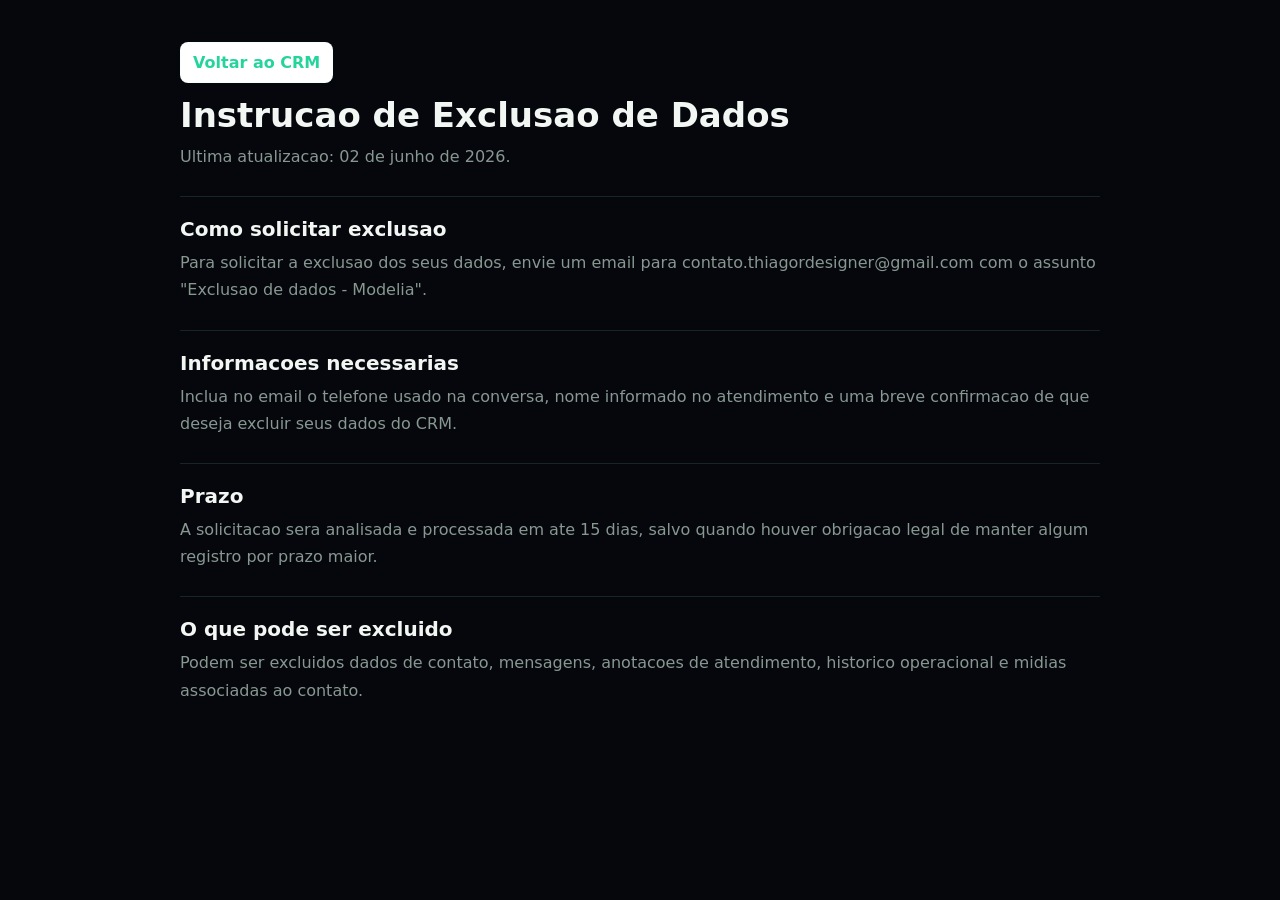
<file: exclusao-dados.html>
<!doctype html>
<html lang="pt-BR">
  <head>
    <meta charset="UTF-8" />
    <meta name="viewport" content="width=device-width, initial-scale=1.0" />
    <title>Exclusao de Dados - Modelia</title>
    <link rel="stylesheet" href="styles.css" />
  </head>
  <body>
    <main class="legal-page">
      <a class="back-link" href="index.html">Voltar ao CRM</a>
      <h1>Instrucao de Exclusao de Dados</h1>
      <p>Ultima atualizacao: 02 de junho de 2026.</p>

      <section>
        <h2>Como solicitar exclusao</h2>
        <p>Para solicitar a exclusao dos seus dados, envie um email para contato.thiagordesigner@gmail.com com o assunto "Exclusao de dados - Modelia".</p>
      </section>

      <section>
        <h2>Informacoes necessarias</h2>
        <p>Inclua no email o telefone usado na conversa, nome informado no atendimento e uma breve confirmacao de que deseja excluir seus dados do CRM.</p>
      </section>

      <section>
        <h2>Prazo</h2>
        <p>A solicitacao sera analisada e processada em ate 15 dias, salvo quando houver obrigacao legal de manter algum registro por prazo maior.</p>
      </section>

      <section>
        <h2>O que pode ser excluido</h2>
        <p>Podem ser excluidos dados de contato, mensagens, anotacoes de atendimento, historico operacional e midias associadas ao contato.</p>
      </section>
    </main>
  </body>
</html>
</file>
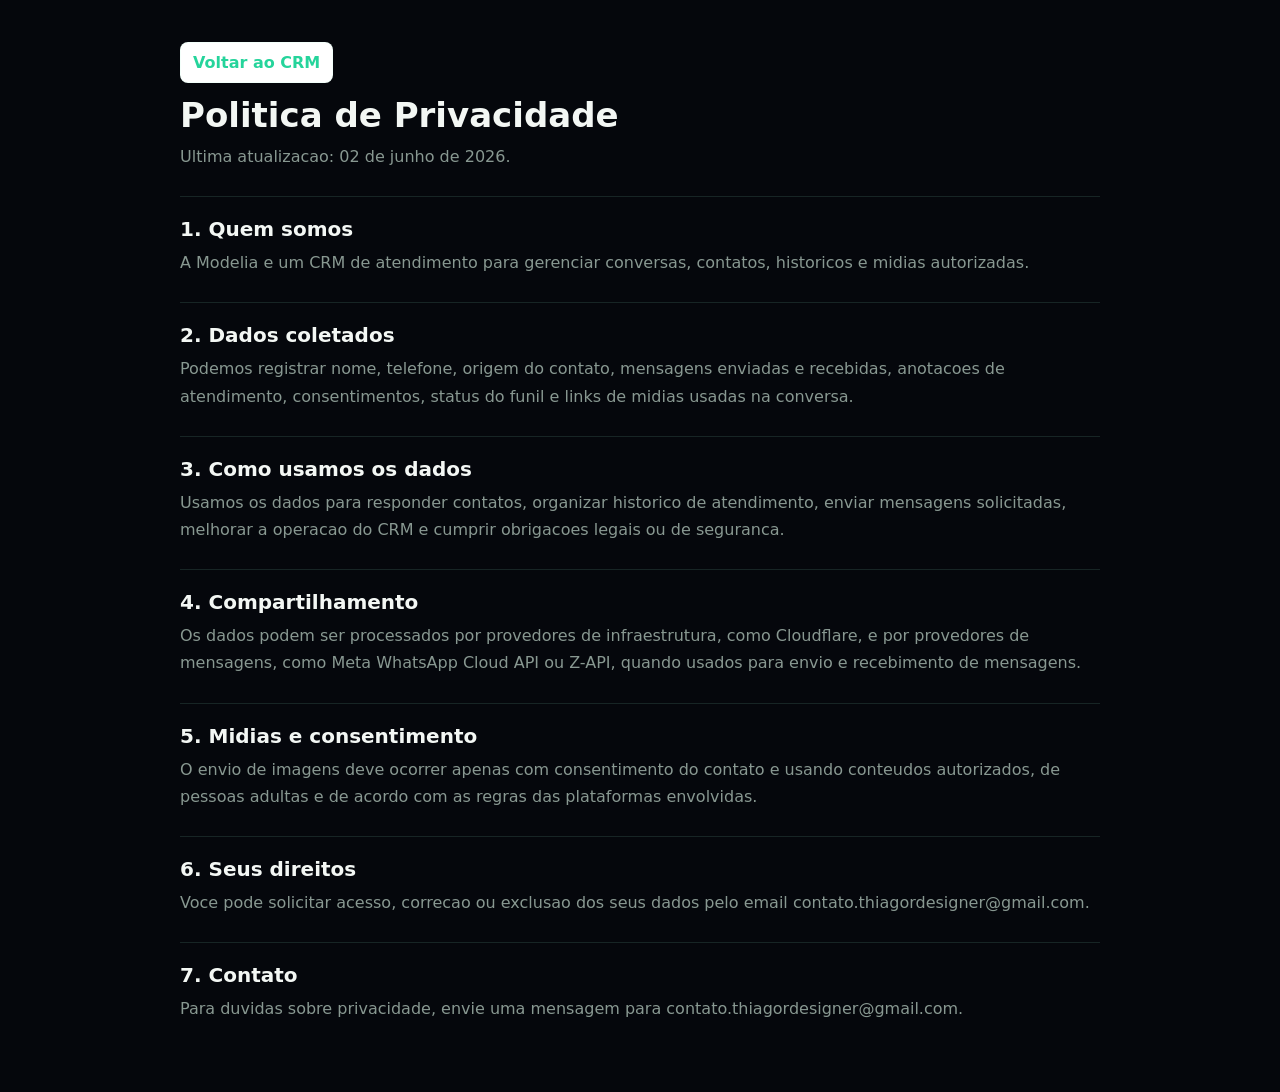
<file: privacidade.html>
<!doctype html>
<html lang="pt-BR">
  <head>
    <meta charset="UTF-8" />
    <meta name="viewport" content="width=device-width, initial-scale=1.0" />
    <title>Politica de Privacidade - Modelia</title>
    <link rel="stylesheet" href="styles.css" />
  </head>
  <body>
    <main class="legal-page">
      <a class="back-link" href="index.html">Voltar ao CRM</a>
      <h1>Politica de Privacidade</h1>
      <p>Ultima atualizacao: 02 de junho de 2026.</p>

      <section>
        <h2>1. Quem somos</h2>
        <p>A Modelia e um CRM de atendimento para gerenciar conversas, contatos, historicos e midias autorizadas.</p>
      </section>

      <section>
        <h2>2. Dados coletados</h2>
        <p>Podemos registrar nome, telefone, origem do contato, mensagens enviadas e recebidas, anotacoes de atendimento, consentimentos, status do funil e links de midias usadas na conversa.</p>
      </section>

      <section>
        <h2>3. Como usamos os dados</h2>
        <p>Usamos os dados para responder contatos, organizar historico de atendimento, enviar mensagens solicitadas, melhorar a operacao do CRM e cumprir obrigacoes legais ou de seguranca.</p>
      </section>

      <section>
        <h2>4. Compartilhamento</h2>
        <p>Os dados podem ser processados por provedores de infraestrutura, como Cloudflare, e por provedores de mensagens, como Meta WhatsApp Cloud API ou Z-API, quando usados para envio e recebimento de mensagens.</p>
      </section>

      <section>
        <h2>5. Midias e consentimento</h2>
        <p>O envio de imagens deve ocorrer apenas com consentimento do contato e usando conteudos autorizados, de pessoas adultas e de acordo com as regras das plataformas envolvidas.</p>
      </section>

      <section>
        <h2>6. Seus direitos</h2>
        <p>Voce pode solicitar acesso, correcao ou exclusao dos seus dados pelo email contato.thiagordesigner@gmail.com.</p>
      </section>

      <section>
        <h2>7. Contato</h2>
        <p>Para duvidas sobre privacidade, envie uma mensagem para contato.thiagordesigner@gmail.com.</p>
      </section>
    </main>
  </body>
</html>
</file>
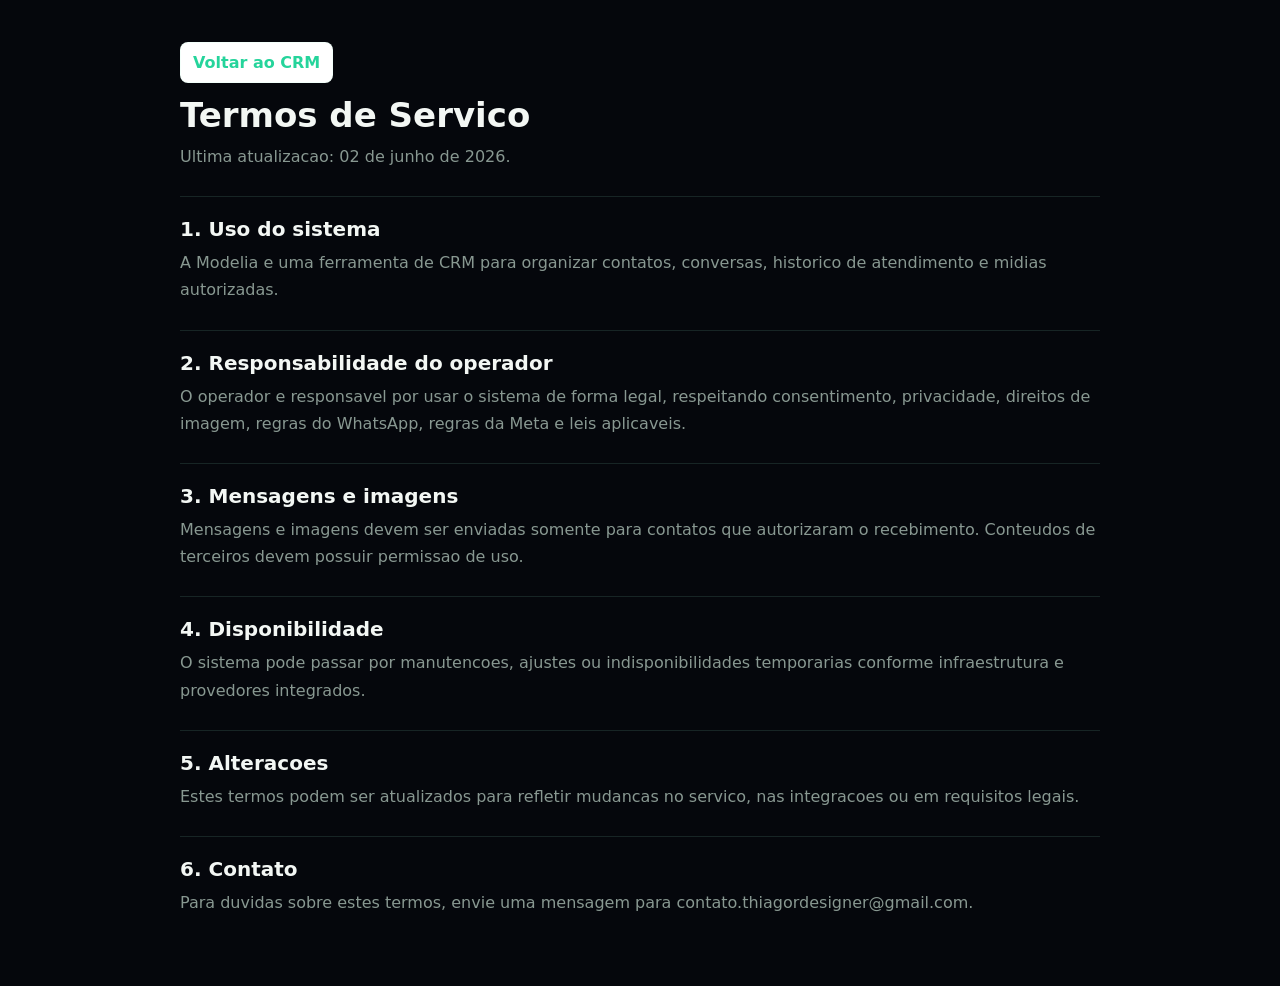
<file: termos.html>
<!doctype html>
<html lang="pt-BR">
  <head>
    <meta charset="UTF-8" />
    <meta name="viewport" content="width=device-width, initial-scale=1.0" />
    <title>Termos de Servico - Modelia</title>
    <link rel="stylesheet" href="styles.css" />
  </head>
  <body>
    <main class="legal-page">
      <a class="back-link" href="index.html">Voltar ao CRM</a>
      <h1>Termos de Servico</h1>
      <p>Ultima atualizacao: 02 de junho de 2026.</p>

      <section>
        <h2>1. Uso do sistema</h2>
        <p>A Modelia e uma ferramenta de CRM para organizar contatos, conversas, historico de atendimento e midias autorizadas.</p>
      </section>

      <section>
        <h2>2. Responsabilidade do operador</h2>
        <p>O operador e responsavel por usar o sistema de forma legal, respeitando consentimento, privacidade, direitos de imagem, regras do WhatsApp, regras da Meta e leis aplicaveis.</p>
      </section>

      <section>
        <h2>3. Mensagens e imagens</h2>
        <p>Mensagens e imagens devem ser enviadas somente para contatos que autorizaram o recebimento. Conteudos de terceiros devem possuir permissao de uso.</p>
      </section>

      <section>
        <h2>4. Disponibilidade</h2>
        <p>O sistema pode passar por manutencoes, ajustes ou indisponibilidades temporarias conforme infraestrutura e provedores integrados.</p>
      </section>

      <section>
        <h2>5. Alteracoes</h2>
        <p>Estes termos podem ser atualizados para refletir mudancas no servico, nas integracoes ou em requisitos legais.</p>
      </section>

      <section>
        <h2>6. Contato</h2>
        <p>Para duvidas sobre estes termos, envie uma mensagem para contato.thiagordesigner@gmail.com.</p>
      </section>
    </main>
  </body>
</html>
</file>
<file: styles.css>
:root {
  --bg: #eef3f6;
  --panel: #ffffff;
  --panel-soft: #f0f3f6;
  --text: #17202a;
  --muted: #697586;
  --line: #dde3ea;
  --brand: #0f766e;
  --brand-strong: #115e59;
  --brand-soft: #d9f4ef;
  --accent: #be185d;
  --accent-soft: #fce7f3;
  --danger: #b42318;
  --success: #15803d;
  --warning: #b7791f;
  --shadow: 0 14px 34px rgba(15, 23, 42, 0.09);
}

* {
  box-sizing: border-box;
}

body {
  margin: 0;
  min-height: 100vh;
  overflow-x: hidden;
  background:
    radial-gradient(circle at top left, rgba(15, 118, 110, 0.12), transparent 28vw),
    linear-gradient(135deg, #f8fafc 0%, var(--bg) 55%, #eef7f5 100%);
  color: var(--text);
  font-family: Inter, ui-sans-serif, system-ui, -apple-system, BlinkMacSystemFont, "Segoe UI", sans-serif;
}

button,
input,
select,
textarea {
  font: inherit;
}

button {
  cursor: pointer;
}

.app-shell {
  display: grid;
  grid-template-columns: minmax(340px, 410px) 1fr;
  width: 100%;
  max-width: 100vw;
  height: 100vh;
  min-height: 100vh;
  overflow: hidden;
}

.sidebar {
  display: flex;
  flex-direction: column;
  gap: 16px;
  min-width: 0;
  min-height: 0;
  border-right: 1px solid var(--line);
  background: rgba(255, 255, 255, 0.96);
  padding: 20px 18px;
  backdrop-filter: blur(10px);
}

.sidebar > * {
  min-width: 0;
  max-width: 100%;
}

.brand,
.topbar,
.section-heading,
.dialog-header,
.dialog-actions {
  display: flex;
  align-items: center;
  justify-content: space-between;
  gap: 16px;
}

.brand {
  justify-content: flex-start;
}

.app-nav {
  display: grid;
  grid-template-columns: repeat(5, minmax(0, 1fr));
  gap: 6px;
  border: 1px solid var(--line);
  border-radius: 8px;
  background: var(--panel-soft);
  padding: 4px;
  min-width: 0;
}

.app-nav button {
  display: grid;
  place-items: center;
  gap: 4px;
  border: 0;
  border-radius: 6px;
  background: transparent;
  color: var(--muted);
  padding: 9px 8px;
  font-size: 11px;
  font-weight: 900;
  min-width: 0;
  overflow: hidden;
  text-overflow: ellipsis;
  white-space: nowrap;
}

.nav-icon {
  position: relative;
  display: block;
  width: 18px;
  height: 18px;
  border: 2px solid currentColor;
  border-radius: 5px;
}

.nav-icon-home::before,
.nav-icon-chat::before,
.nav-icon-leads::before,
.nav-icon-photos::before,
.nav-icon-data::before {
  content: "";
  position: absolute;
  background: currentColor;
}

.nav-icon-home::before {
  left: 4px;
  top: -5px;
  width: 8px;
  height: 8px;
  border-left: 2px solid currentColor;
  border-top: 2px solid currentColor;
  background: transparent;
  transform: rotate(45deg);
}

.nav-icon-chat {
  border-radius: 6px;
}

.nav-icon-chat::before {
  right: 2px;
  bottom: -5px;
  width: 6px;
  height: 6px;
  clip-path: polygon(0 0, 100% 0, 100% 100%);
}

.nav-icon-leads::before {
  left: 4px;
  top: 4px;
  width: 6px;
  height: 6px;
  border-radius: 999px;
  box-shadow: 0 7px 0 currentColor;
}

.nav-icon-photos::before {
  left: 3px;
  bottom: 3px;
  width: 10px;
  height: 7px;
  clip-path: polygon(0 100%, 38% 35%, 58% 60%, 76% 20%, 100% 100%);
}

.nav-icon-data::before {
  left: 4px;
  top: 4px;
  width: 8px;
  height: 2px;
  box-shadow: 0 4px 0 currentColor, 0 8px 0 currentColor;
}

.app-nav button.active {
  background: white;
  color: var(--brand-strong);
  box-shadow: 0 6px 14px rgba(15, 23, 42, 0.08);
}

.brand-mark {
  display: grid;
  width: 44px;
  height: 44px;
  place-items: center;
  border-radius: 8px;
  background: linear-gradient(145deg, var(--brand), #12a090);
  color: white;
  font-weight: 800;
}

h1,
h2,
h3,
p {
  margin: 0;
}

h1 {
  font-size: 22px;
}

h2 {
  font-size: 28px;
}

h3 {
  font-size: 15px;
}

.brand p,
#lead-meta,
.eyebrow,
.details-list dt,
.activity-list,
.lead-card p,
.metrics span {
  color: var(--muted);
}

.metrics {
  display: grid;
  grid-template-columns: repeat(4, 1fr);
  gap: 10px;
}

.metrics div {
  border: 1px solid var(--line);
  border-radius: 8px;
  padding: 10px;
  background: linear-gradient(180deg, white, var(--panel-soft));
}

.metrics strong,
.metrics span {
  display: block;
}

.metrics strong {
  font-size: 20px;
}

.agent-card {
  position: relative;
  display: grid;
  grid-template-columns: auto minmax(0, 1fr);
  gap: 12px;
  overflow: hidden;
  border: 1px solid rgba(190, 24, 93, 0.18);
  border-radius: 8px;
  background:
    linear-gradient(135deg, rgba(252, 231, 243, 0.92), rgba(217, 244, 239, 0.72)),
    white;
  padding: 14px;
}

.agent-card::after {
  content: "";
  position: absolute;
  right: -28px;
  bottom: -38px;
  width: 104px;
  height: 104px;
  border-radius: 999px;
  background: rgba(190, 24, 93, 0.1);
}

.agent-orb {
  display: grid;
  width: 44px;
  height: 44px;
  place-items: center;
  border-radius: 8px;
  background: linear-gradient(145deg, var(--accent), var(--brand));
  color: white;
  font-weight: 900;
  box-shadow: 0 12px 24px rgba(190, 24, 93, 0.18);
}

.agent-copy {
  position: relative;
  z-index: 1;
  min-width: 0;
}

.agent-kicker {
  color: var(--accent);
  font-size: 11px;
  font-weight: 900;
  letter-spacing: 0.08em;
  text-transform: uppercase;
}

.agent-card h2 {
  margin-top: 2px;
  font-size: 18px;
}

.agent-card p {
  margin-top: 4px;
  color: var(--muted);
  font-size: 13px;
  line-height: 1.45;
  overflow-wrap: anywhere;
}

.agent-pill {
  position: absolute;
  top: 12px;
  right: 12px;
  z-index: 1;
  border-radius: 999px;
  background: rgba(255, 255, 255, 0.72);
  color: var(--accent);
  padding: 5px 8px;
  font-size: 11px;
  font-weight: 900;
}

.toolbar {
  display: grid;
  grid-template-columns: minmax(0, 1fr) auto;
  gap: 10px;
}

.toolbar .search {
  min-width: 0;
}

.search {
  display: grid;
  gap: 6px;
  color: var(--muted);
  font-size: 13px;
}

input,
select,
textarea {
  width: 100%;
  border: 1px solid var(--line);
  border-radius: 8px;
  background: rgba(255, 255, 255, 0.9);
  color: var(--text);
  outline: none;
  padding: 11px 12px;
}

input:focus,
select:focus,
textarea:focus {
  border-color: var(--brand);
  box-shadow: 0 0 0 3px var(--brand-soft);
}

.primary-button,
.ghost-button,
.text-button,
.icon-button,
.quick-replies button {
  border: 0;
  border-radius: 8px;
  padding: 11px 14px;
  font-weight: 700;
}

.primary-button {
  background: var(--brand);
  color: white;
}

.primary-button:hover {
  background: var(--brand-strong);
}

.ghost-button,
.quick-replies button {
  border: 1px solid var(--line);
  background: white;
  color: var(--text);
}

.text-button,
.icon-button {
  background: transparent;
  color: var(--brand);
}

.stage-tabs {
  display: flex;
  gap: 8px;
  overflow-x: auto;
  padding-bottom: 2px;
}

.list-heading {
  display: flex;
  align-items: center;
  justify-content: space-between;
  color: var(--text);
  font-size: 13px;
}

.list-heading span {
  color: var(--muted);
  font-weight: 800;
}

.public-links {
  display: grid;
  grid-template-columns: 1fr;
  gap: 8px;
}

.public-links a {
  display: block;
  border: 1px solid var(--line);
  border-radius: 8px;
  background: white;
  color: var(--brand-strong);
  padding: 10px 12px;
  font-size: 14px;
  font-weight: 800;
  text-decoration: none;
}

.public-links a:hover {
  border-color: var(--brand);
  background: var(--brand-soft);
}

.stage-tabs button {
  flex: 0 0 auto;
  border: 1px solid var(--line);
  border-radius: 999px;
  background: white;
  color: var(--muted);
  padding: 8px 12px;
}

.stage-tabs button.active {
  border-color: var(--brand);
  background: var(--brand-soft);
  color: var(--brand-strong);
  font-weight: 800;
}

.lead-list {
  display: grid;
  gap: 10px;
  overflow: auto;
  padding-right: 4px;
}

.lead-card {
  border: 1px solid var(--line);
  border-radius: 8px;
  background: white;
  display: grid;
  gap: 10px;
  padding: 13px;
  text-align: left;
}

.lead-card.active {
  border-color: var(--brand);
  background: linear-gradient(180deg, white, #f5fffc);
  box-shadow: 0 0 0 3px var(--brand-soft), 0 14px 30px rgba(15, 118, 110, 0.1);
}

.lead-card header {
  display: flex;
  justify-content: space-between;
  gap: 10px;
}

.lead-card-meta {
  display: flex;
  flex-wrap: wrap;
  gap: 8px;
  color: var(--muted);
  font-size: 12px;
  font-weight: 800;
}

.age-dot {
  position: relative;
  padding-left: 14px;
}

.age-dot::before {
  content: "";
  position: absolute;
  left: 0;
  top: 50%;
  width: 8px;
  height: 8px;
  border-radius: 999px;
  background: var(--warning);
  transform: translateY(-50%);
}

.age-dot.confirmed::before {
  background: var(--success);
}

.age-dot.blocked::before {
  background: var(--danger);
}

.lead-preview {
  display: -webkit-box;
  overflow: hidden;
  color: var(--muted);
  font-size: 13px;
  line-height: 1.35;
  -webkit-box-orient: vertical;
  -webkit-line-clamp: 2;
}

.lead-card strong {
  display: block;
  margin-bottom: 4px;
}

.badge {
  align-self: flex-start;
  border-radius: 999px;
  background: var(--panel-soft);
  color: var(--muted);
  padding: 5px 8px;
  font-size: 12px;
  font-weight: 700;
  white-space: nowrap;
}

.workspace {
  display: flex;
  flex-direction: column;
  min-width: 0;
  min-height: 0;
  overflow: hidden;
  gap: 16px;
  padding: 22px;
}

.topbar {
  min-height: 72px;
}

.eyebrow {
  margin-bottom: 4px;
  font-size: 12px;
  font-weight: 800;
  letter-spacing: 0.08em;
  text-transform: uppercase;
}

.topbar-actions {
  display: flex;
  align-items: center;
  gap: 10px;
}

.topbar-actions select {
  min-width: 170px;
}

.content-grid {
  display: grid;
  grid-template-columns: minmax(0, 1fr) minmax(300px, 360px);
  gap: 16px;
  min-height: 0;
  flex: 1;
}

.leads-page,
.photos-page,
.data-page {
  display: none;
  min-height: 0;
  overflow: hidden;
  border: 1px solid var(--line);
  border-radius: 8px;
  background: rgba(255, 255, 255, 0.94);
  box-shadow: var(--shadow);
  padding: 18px;
}

.photos-page {
  overflow: auto;
}

.data-page {
  overflow: auto;
}

.lead-table-wrap {
  overflow: auto;
  margin-top: 14px;
  border: 1px solid var(--line);
  border-radius: 8px;
}

.model-gallery-page {
  display: grid;
  grid-template-columns: repeat(auto-fill, minmax(150px, 1fr));
  gap: 14px;
  margin-top: 16px;
}

.model-gallery-page .model-card {
  padding: 10px;
}

.lead-table {
  width: 100%;
  border-collapse: collapse;
  min-width: 760px;
}

.lead-table th,
.lead-table td {
  border-bottom: 1px solid var(--line);
  padding: 13px 14px;
  text-align: left;
  vertical-align: top;
}

.lead-table th {
  background: var(--panel-soft);
  color: var(--muted);
  font-size: 11px;
  font-weight: 900;
  text-transform: uppercase;
}

.lead-table tr {
  background: white;
}

.lead-table tr.active,
.lead-table tr:hover {
  background: #f5fffc;
}

.lead-table tr:last-child td {
  border-bottom: 0;
}

.table-contact {
  display: grid;
  gap: 3px;
  border: 0;
  background: transparent;
  color: var(--text);
  padding: 0;
  text-align: left;
}

.table-contact strong {
  font-size: 14px;
}

.table-contact span,
.table-preview {
  color: var(--muted);
  font-size: 13px;
}

.table-preview {
  max-width: 420px;
}

.table-status {
  display: inline-flex;
  border-radius: 999px;
  background: var(--brand-soft);
  color: var(--brand-strong);
  padding: 5px 8px;
  font-size: 12px;
  font-weight: 900;
  white-space: nowrap;
}

.table-empty {
  color: var(--muted);
  text-align: center;
}

.contact-summary {
  display: grid;
  grid-template-columns: repeat(4, minmax(0, 1fr));
  gap: 10px;
}

.contact-summary div,
.profile-grid div {
  border: 1px solid var(--line);
  border-radius: 8px;
  background: rgba(255, 255, 255, 0.86);
  padding: 11px 12px;
}

.contact-summary span,
.profile-grid span {
  display: block;
  margin-bottom: 4px;
  color: var(--muted);
  font-size: 11px;
  font-weight: 900;
  text-transform: uppercase;
}

.contact-summary strong,
.profile-grid strong {
  display: block;
  overflow: hidden;
  font-size: 14px;
  text-overflow: ellipsis;
  white-space: nowrap;
}

.chat-panel,
.details-panel {
  border: 1px solid var(--line);
  border-radius: 8px;
  background: rgba(255, 255, 255, 0.94);
  box-shadow: var(--shadow);
}

.chat-panel {
  display: grid;
  grid-template-rows: auto minmax(300px, 1fr) auto auto;
  min-height: 0;
  overflow: hidden;
}

.chat-header {
  display: flex;
  align-items: center;
  gap: 12px;
  border-bottom: 1px solid rgba(221, 227, 234, 0.78);
  background: linear-gradient(135deg, rgba(255, 255, 255, 0.96), rgba(240, 248, 246, 0.94));
  padding: 13px 16px;
}

.chat-header > div:nth-child(2) {
  min-width: 0;
  flex: 1;
}

.chat-avatar {
  display: grid;
  width: 42px;
  height: 42px;
  place-items: center;
  border-radius: 999px;
  background: linear-gradient(145deg, var(--accent), var(--brand));
  color: white;
  font-weight: 900;
  box-shadow: 0 10px 22px rgba(190, 24, 93, 0.18);
}

.chat-header strong,
.chat-header span {
  display: block;
}

.chat-header strong {
  font-size: 16px;
}

.chat-header span {
  margin-top: 2px;
  color: var(--muted);
  font-size: 13px;
}

.sync-status {
  flex: 0 0 auto;
  border: 1px solid var(--brand-soft);
  border-radius: 999px;
  background: rgba(217, 244, 239, 0.72);
  color: var(--brand-strong);
  padding: 6px 9px;
  font-size: 11px;
  font-weight: 900;
}

.chat-feed {
  display: flex;
  flex-direction: column;
  gap: 14px;
  overflow: auto;
  background:
    radial-gradient(circle at 18px 18px, rgba(15, 118, 110, 0.045) 0 2px, transparent 3px),
    linear-gradient(180deg, #fbfcfd, #f4f7f8);
  background-size: 38px 38px, auto;
  padding: 22px;
}

.message {
  max-width: min(74%, 620px);
  position: relative;
  border-radius: 16px;
  padding: 12px 14px 9px;
  line-height: 1.45;
  box-shadow: 0 10px 24px rgba(15, 23, 42, 0.08);
}

.message.inbound {
  align-self: flex-start;
  border-top-left-radius: 6px;
  background: white;
  color: var(--text);
}

.message.outbound {
  align-self: flex-end;
  border-top-right-radius: 6px;
  background: linear-gradient(145deg, var(--brand), #12877c);
  color: white;
}

.message.inbound::before,
.message.outbound::before {
  content: "";
  position: absolute;
  top: 0;
  width: 12px;
  height: 12px;
}

.message.inbound::before {
  left: -5px;
  border-top-right-radius: 12px;
  background: white;
}

.message.outbound::before {
  right: -5px;
  border-top-left-radius: 12px;
  background: var(--brand);
}

.message time {
  display: flex;
  align-items: center;
  gap: 6px;
  justify-content: flex-end;
  margin-top: 6px;
  opacity: 0.68;
  font-size: 11px;
  font-weight: 700;
}

.message-status {
  border-radius: 999px;
  padding: 2px 6px;
  font-size: 10px;
  font-weight: 900;
}

.message-status.sending,
.message-status.stored {
  background: rgba(255, 255, 255, 0.2);
}

.message-status.sent {
  background: rgba(217, 244, 239, 0.28);
}

.message-status.failed {
  background: rgba(255, 255, 255, 0.88);
  color: var(--danger);
}

.message p {
  margin: 0;
  white-space: pre-line;
}

.message-media {
  display: block;
  width: min(300px, 100%);
  max-height: 320px;
  margin: -4px -4px 9px;
  border-radius: 14px;
  object-fit: cover;
}

.quick-replies,
.composer {
  display: flex;
  gap: 10px;
  border-top: 1px solid var(--line);
  background: rgba(255, 255, 255, 0.92);
  padding: 11px 14px;
}

.quick-replies {
  flex-wrap: wrap;
}

.quick-replies button {
  border-radius: 999px;
  color: var(--brand-strong);
  padding: 9px 13px;
}

.quick-replies button:first-child {
  border-color: rgba(190, 24, 93, 0.2);
  background: var(--accent-soft);
  color: var(--accent);
}

.composer {
  align-items: center;
}

.composer-fields {
  display: grid;
  grid-template-columns: minmax(0, 1fr) minmax(180px, 260px);
  gap: 10px;
  flex: 1;
}

.composer input {
  border-color: transparent;
  background: var(--panel-soft);
  padding: 13px 14px;
}

.send-button {
  border: 0;
  border-radius: 999px;
  background: linear-gradient(145deg, var(--brand), #0d9488);
  color: white;
  padding: 13px 18px;
  font-weight: 900;
  box-shadow: 0 12px 24px rgba(15, 118, 110, 0.2);
}

.send-button:hover {
  background: linear-gradient(145deg, var(--brand-strong), var(--brand));
}

.details-panel {
  display: grid;
  align-content: start;
  gap: 18px;
  padding: 18px;
  overflow: auto;
}

.profile-grid {
  display: grid;
  gap: 8px;
  margin-top: 12px;
}

.details-list {
  display: grid;
  gap: 12px;
  margin: 14px 0 0;
}

.details-list div {
  display: grid;
  gap: 4px;
}

.details-list dt {
  font-size: 12px;
}

.details-list dd {
  margin: 0;
  font-weight: 700;
}

.tag-row {
  display: flex;
  flex-wrap: wrap;
  gap: 8px;
  margin-top: 14px;
}

.tag {
  border-radius: 999px;
  background: var(--brand-soft);
  color: var(--brand-strong);
  padding: 6px 9px;
  font-size: 12px;
  font-weight: 800;
}

.section-caption {
  color: var(--muted);
  font-size: 12px;
  font-weight: 700;
}

.model-gallery {
  display: grid;
  grid-template-columns: repeat(2, minmax(0, 1fr));
  gap: 10px;
  margin-top: 12px;
  max-height: 390px;
  overflow: auto;
  padding-right: 4px;
}

.model-card {
  display: grid;
  gap: 8px;
  border: 1px solid var(--line);
  border-radius: 8px;
  background: white;
  padding: 8px;
  color: var(--text);
  text-align: left;
}

.model-card:hover {
  border-color: var(--brand);
  box-shadow: 0 0 0 3px var(--brand-soft);
}

.model-card-preview {
  position: relative;
  display: block;
  width: 100%;
  aspect-ratio: 1 / 1.18;
  overflow: hidden;
  border-radius: 6px;
  background: var(--panel-soft);
}

.model-card-preview.is-empty {
  display: grid;
  place-items: center;
  border: 1px dashed #b8c6d1;
  color: var(--muted);
  text-align: center;
}

.model-card-preview.is-empty::before {
  content: attr(data-fallback);
  padding: 10px;
  font-size: 12px;
  font-weight: 900;
}

.model-card img {
  width: 100%;
  height: 100%;
  object-fit: cover;
}

.model-card video {
  width: 100%;
  height: 100%;
  object-fit: cover;
  background: #111827;
}

.model-card small {
  display: block;
  color: var(--muted);
  font-size: 11px;
  font-weight: 800;
  line-height: 1.35;
}

.model-pack-card {
  align-content: start;
}

.model-gallery-header {
  display: flex;
  align-items: center;
  gap: 10px;
  grid-column: 1 / -1;
  border: 1px solid var(--line);
  border-radius: 8px;
  background: #fff;
  padding: 10px;
}

.model-gallery-header div {
  display: grid;
  gap: 2px;
  min-width: 0;
}

.model-gallery-header strong,
.model-gallery-header span {
  overflow: hidden;
  text-overflow: ellipsis;
  white-space: nowrap;
}

.model-gallery-header span {
  color: var(--muted);
  font-size: 12px;
  font-weight: 700;
}

.pack-grid {
  display: grid;
  grid-template-columns: repeat(3, minmax(0, 1fr));
  gap: 8px;
  margin-top: 12px;
}

.pack-card {
  display: grid;
  gap: 3px;
  min-height: 68px;
  border: 1px solid rgba(255, 255, 255, 0.34);
  border-radius: 8px;
  background: rgba(255, 255, 255, 0.14);
  color: inherit;
  padding: 10px;
  text-align: left;
}

.pack-card:hover {
  background: rgba(255, 255, 255, 0.24);
}

.pack-card strong,
.pack-card span {
  display: block;
}

.pack-card strong {
  font-size: 12px;
}

.pack-card span {
  font-size: 13px;
  font-weight: 900;
}

.model-card span {
  font-size: 12px;
  font-weight: 800;
}

textarea {
  margin-top: 10px;
  resize: vertical;
}

.activity-list {
  display: grid;
  gap: 10px;
  margin-top: 12px;
  font-size: 14px;
}

.activity {
  border-left: 3px solid var(--brand);
  padding-left: 10px;
}

dialog {
  width: min(460px, calc(100vw - 28px));
  border: 0;
  border-radius: 8px;
  padding: 0;
  box-shadow: var(--shadow);
}

dialog::backdrop {
  background: rgba(15, 23, 42, 0.44);
}

.legal-page {
  width: min(920px, calc(100% - 32px));
  margin: 0 auto;
  padding: 42px 0 70px;
}

.legal-page h1 {
  margin: 12px 0 8px;
  font-size: 34px;
}

.legal-page h2 {
  margin-bottom: 8px;
  font-size: 20px;
}

.legal-page section {
  margin-top: 26px;
  border-top: 1px solid var(--line);
  padding-top: 20px;
}

.legal-page p {
  color: var(--muted);
  line-height: 1.7;
}

.back-link {
  display: inline-flex;
  border: 1px solid var(--line);
  border-radius: 8px;
  background: white;
  color: var(--brand-strong);
  padding: 10px 12px;
  font-weight: 800;
  text-decoration: none;
}

#lead-form {
  display: grid;
  gap: 14px;
  padding: 20px;
}

#lead-form label {
  display: grid;
  gap: 7px;
  color: var(--muted);
  font-size: 13px;
}

.empty-state {
  display: grid;
  min-height: 220px;
  place-items: center;
  color: var(--muted);
  text-align: center;
}

body[data-view="leads"] .content-grid {
  display: none;
}

body[data-view="leads"] .leads-page {
  display: block;
}

body[data-view="leads"] .contact-summary {
  display: none;
}

body[data-view="chat"] .leads-page,
body[data-view="chat"] .photos-page {
  display: none;
}

body[data-view="chat"] .content-grid {
  grid-template-columns: minmax(0, 1fr);
}

body[data-view="chat"] .details-panel {
  display: none;
}

body[data-view="chat"] .chat-panel {
  min-height: 0;
}

body[data-view="fotos"] .content-grid,
body[data-view="fotos"] .leads-page,
body[data-view="fotos"] .contact-summary {
  display: none;
}

body[data-view="fotos"] .photos-page {
  display: block;
}

body[data-view="dados"] .content-grid,
body[data-view="dados"] .leads-page,
body[data-view="dados"] .photos-page,
body[data-view="dados"] .contact-summary {
  display: none;
}

body[data-view="dados"] .data-page {
  display: block;
}

body[data-view="dados"] .content-grid {
  grid-template-columns: minmax(340px, 460px) minmax(0, 1fr);
}

body[data-view="dados"] .chat-panel {
  order: 2;
  box-shadow: none;
}

body[data-view="dados"] .details-panel {
  order: 1;
}

body[data-view="dados"] .details-panel {
  box-shadow: var(--shadow);
}

@media (max-width: 980px) {
  .app-shell,
  .content-grid {
    grid-template-columns: 1fr;
  }

  .app-shell {
    height: auto;
    overflow: visible;
  }

  .workspace {
    overflow: visible;
  }

  .sidebar {
    border-right: 0;
    border-bottom: 1px solid var(--line);
  }

  .lead-list {
    max-height: 360px;
  }

  .topbar,
  .topbar-actions {
    align-items: stretch;
    flex-direction: column;
  }

  .contact-summary {
    grid-template-columns: repeat(2, minmax(0, 1fr));
  }

  body[data-view="dados"] .content-grid {
    grid-template-columns: 1fr;
  }
}

@media (max-width: 560px) {
  .sidebar,
  .workspace {
    padding: 16px;
  }

  h2 {
    font-size: 23px;
  }

  .metrics {
    grid-template-columns: repeat(2, 1fr);
  }

  .toolbar,
  .contact-summary {
    grid-template-columns: 1fr;
  }

  .app-nav button {
    min-width: 0;
    padding: 8px 4px;
    font-size: 9px;
  }

  .app-nav {
    grid-template-columns: repeat(3, minmax(0, 1fr));
  }

  .nav-icon {
    width: 16px;
    height: 16px;
  }

  .composer {
    flex-direction: column;
  }

  .composer-fields {
    grid-template-columns: 1fr;
    width: 100%;
  }

  .send-button {
    width: 100%;
  }

  .message {
    max-width: 92%;
  }
}

/* Premium layout pass */
body {
  background: #f4f7f8;
}

.app-shell {
  grid-template-columns: 360px minmax(0, 1fr);
  background: #f4f7f8;
}

.sidebar {
  gap: 14px;
  border-right: 1px solid #d9e2e7;
  background: #fbfcfd;
  padding: 18px;
}

.brand {
  border-bottom: 1px solid var(--line);
  padding-bottom: 14px;
}

.brand-mark,
.agent-orb,
.chat-avatar {
  background: #0f766e;
  box-shadow: none;
}

.app-nav {
  grid-template-columns: 1fr;
  gap: 4px;
  border: 0;
  background: transparent;
  padding: 0;
}

.app-nav button {
  flex: initial;
  grid-template-columns: 22px minmax(0, 1fr);
  place-items: center start;
  gap: 10px;
  border-radius: 8px;
  padding: 11px 12px;
  color: #64748b;
  font-size: 13px;
  text-align: left;
}

.app-nav button.active {
  background: #e8f5f2;
  color: var(--brand-strong);
  box-shadow: none;
}

.nav-icon {
  width: 18px;
  height: 18px;
}

.metrics {
  grid-template-columns: repeat(2, 1fr);
}

.metrics div,
.contact-summary div,
.profile-grid div,
.lead-card,
.public-links a,
input,
select,
textarea {
  background: #fff;
  border-color: #dbe5ea;
}

.agent-card {
  border: 1px solid #ead3df;
  background: #fff;
  padding: 13px;
}

.agent-card::after {
  display: none;
}

.toolbar {
  grid-template-columns: 1fr;
}

.public-links {
  display: none;
}

.public-links a {
  overflow: hidden;
  padding: 8px 7px;
  font-size: 11px;
  text-align: center;
  text-overflow: ellipsis;
  white-space: nowrap;
}

.stage-tabs {
  display: grid;
  grid-template-columns: repeat(2, minmax(0, 1fr));
  gap: 8px;
  overflow: visible;
  scrollbar-width: none;
}

.stage-tabs button {
  width: 100%;
  min-width: 0;
  overflow: hidden;
  padding-inline: 10px;
  text-overflow: ellipsis;
}

.stage-tabs::-webkit-scrollbar,
.app-nav::-webkit-scrollbar {
  display: none;
}

.workspace {
  gap: 14px;
  padding: 20px 22px;
}

.topbar {
  min-height: auto;
  border-bottom: 1px solid #dbe5ea;
  padding-bottom: 14px;
}

.topbar h2 {
  font-size: 30px;
  letter-spacing: 0;
}

.contact-summary {
  grid-template-columns: repeat(4, minmax(0, 1fr));
}

.content-grid {
  grid-template-columns: minmax(0, 1fr) 340px;
  gap: 14px;
}

.chat-panel,
.details-panel,
.leads-page,
.photos-page {
  border-color: #dbe5ea;
  background: #fff;
  box-shadow: none;
}

.chat-panel {
  grid-template-rows: auto minmax(420px, 1fr) auto auto;
}

.chat-header {
  background: #fff;
  padding: 14px 16px;
}

.chat-feed {
  background:
    radial-gradient(circle at 16px 16px, rgba(15, 118, 110, 0.035) 0 2px, transparent 3px),
    #f8fafb;
  background-size: 36px 36px, auto;
}

.message {
  box-shadow: none;
}

.message.outbound {
  background: #0f766e;
}

.message.outbound::before {
  background: #0f766e;
}

.quick-replies,
.composer {
  background: #fff;
}

.composer input {
  background: #f1f5f7;
}

.send-button {
  background: #0f766e;
  box-shadow: none;
}

.details-panel {
  gap: 16px;
}

.model-gallery {
  max-height: 330px;
}

.model-gallery-page {
  grid-template-columns: repeat(auto-fill, minmax(170px, 1fr));
}

.lead-table-wrap {
  max-height: calc(100vh - 250px);
}

body[data-view="chat"] .chat-panel {
  grid-template-rows: auto minmax(560px, 1fr) auto auto;
}

body[data-view="chat"] .contact-summary {
  grid-template-columns: repeat(4, minmax(0, 1fr));
}

body[data-view="fotos"] .photos-page,
body[data-view="leads"] .leads-page {
  min-height: calc(100vh - 150px);
}

@media (max-width: 1100px) {
  .app-shell {
    grid-template-columns: 320px minmax(0, 1fr);
  }

  .content-grid,
  body[data-view="dados"] .content-grid {
    grid-template-columns: 1fr;
  }

  .details-panel {
    max-height: none;
  }
}

@media (max-width: 760px) {
  html,
  body {
    width: 100%;
    max-width: 100%;
    overflow-x: hidden;
  }

  .app-shell {
    display: block;
    width: 100%;
    max-width: 100vw;
    height: auto;
    min-height: 100vh;
    overflow: visible;
  }

  .sidebar {
    position: static;
    width: 100%;
    max-width: 100%;
    min-width: 0;
    overflow: hidden;
    border-right: 0;
    border-bottom: 1px solid var(--line);
    padding: 14px;
  }

  .brand {
    padding-bottom: 10px;
  }

  .app-nav {
    width: 100%;
    max-width: 100%;
    grid-template-columns: repeat(2, minmax(0, 1fr));
    gap: 6px;
    overflow: hidden;
  }

  .app-nav button {
    flex: initial;
    grid-template-columns: 18px minmax(0, 1fr);
    place-items: center start;
    gap: 8px;
    min-height: 58px;
    padding: 9px 10px;
    font-size: 11px;
    text-align: left;
    letter-spacing: 0;
    white-space: normal;
  }

  .metrics,
  .agent-card {
    display: none;
  }

  .toolbar {
    grid-template-columns: 1fr;
  }

  .toolbar .primary-button {
    width: 100%;
  }

  .workspace {
    width: 100%;
    max-width: 100%;
    min-width: 0;
    overflow: hidden;
    padding: 14px;
  }

  .topbar,
  .topbar-actions {
    align-items: stretch;
    flex-direction: column;
  }

  .contact-summary {
    grid-template-columns: repeat(2, minmax(0, 1fr));
  }

  .content-grid,
  .chat-panel,
  .details-panel,
  .leads-page,
  .photos-page,
  .lead-list,
  .lead-card {
    width: 100%;
    max-width: 100%;
    min-width: 0;
  }

  .lead-list {
    overflow: hidden;
    padding-right: 0;
  }

  .lead-card header {
    display: block;
    min-width: 0;
  }

  .lead-card header > div {
    min-width: 0;
  }

  .lead-card strong,
  .lead-preview,
  .badge {
    overflow-wrap: anywhere;
  }

  .badge {
    display: inline-flex;
    max-width: 100%;
    margin-top: 8px;
    white-space: normal;
  }

  .chat-panel {
    grid-template-rows: auto minmax(440px, 62vh) auto auto;
  }

  body[data-view="chat"] .chat-panel {
    grid-template-rows: auto minmax(520px, 68vh) auto auto;
  }

  .composer,
  .quick-replies {
    flex-direction: column;
  }

  .composer-fields {
    grid-template-columns: 1fr;
    width: 100%;
  }

  .message {
    max-width: 94%;
  }

  .model-gallery-page {
    grid-template-columns: repeat(2, minmax(0, 1fr));
  }
}

@media (max-width: 560px) {
  .app-shell,
  .sidebar,
  .workspace {
    width: min(100%, 390px);
    max-width: min(100%, 390px);
  }

  .app-shell {
    margin: 0;
  }
}

/* Dark cockpit layout */
:root {
  --bg: #07100d;
  --panel: #0b1511;
  --panel-soft: #101d18;
  --text: #f3f7f4;
  --muted: #889891;
  --line: rgba(152, 255, 209, 0.12);
  --brand: #34d399;
  --brand-strong: #25d49b;
  --brand-soft: rgba(52, 211, 153, 0.16);
  --accent: #36e3ac;
  --accent-soft: rgba(54, 227, 172, 0.14);
  --shadow: none;
}

body {
  overflow: hidden;
  background:
    radial-gradient(circle at 58% 24%, rgba(31, 185, 128, 0.08), transparent 28vw),
    linear-gradient(120deg, #07100d 0%, #050908 100%);
  color: var(--text);
}

.app-shell {
  grid-template-columns: 400px minmax(0, 1fr);
  background: transparent;
}

.sidebar {
  gap: 18px;
  border-right: 1px solid var(--line);
  background: #08100d;
  padding: 28px 20px;
}

.brand {
  border-bottom: 0;
  padding-bottom: 20px;
}

.brand-mark,
.agent-orb,
.chat-avatar {
  background: linear-gradient(145deg, #39e3a6, #16c58b);
  color: #04110d;
  box-shadow: 0 0 28px rgba(52, 211, 153, 0.24);
}

.brand h1,
.topbar h2,
.details-panel h3,
.lead-card strong,
.chat-header strong {
  color: #f8fffb;
}

.brand p,
.lead-card span,
.details-list dt,
.details-list dd,
.chat-header span,
.section-caption,
.agent-copy p {
  color: var(--muted);
}

.app-nav {
  gap: 8px;
}

.app-nav button {
  min-height: 54px;
  border: 1px solid transparent;
  background: transparent;
  color: #8c9d95;
  font-size: 18px;
}

.app-nav button.active {
  border-color: rgba(52, 211, 153, 0.48);
  background: rgba(52, 211, 153, 0.13);
  color: #d9fff1;
}

.metrics {
  grid-template-columns: repeat(2, minmax(0, 1fr));
}

.metrics div,
.agent-card,
.lead-card,
.search input,
input,
select,
textarea,
.profile-grid div,
.contact-summary div,
.details-panel,
.chat-panel,
.leads-page,
.photos-page {
  border-color: var(--line);
  background: rgba(13, 24, 20, 0.92);
  color: var(--text);
  box-shadow: none;
}

.metrics div strong {
  color: var(--brand);
  font-size: 34px;
}

.agent-card {
  border-color: rgba(52, 211, 153, 0.36);
  background: linear-gradient(135deg, rgba(52, 211, 153, 0.16), rgba(13, 24, 20, 0.96));
}

.agent-pill,
.badge,
.tag,
.sync-status,
.table-status {
  border: 1px solid rgba(52, 211, 153, 0.35);
  background: rgba(52, 211, 153, 0.13);
  color: #55eeb5;
}

.toolbar {
  gap: 14px;
}

.search span {
  display: none;
}

.search input,
.composer input,
textarea {
  border-radius: 14px;
  background: rgba(11, 18, 16, 0.95);
  color: var(--text);
}

.search input::placeholder,
.composer input::placeholder,
textarea::placeholder {
  color: #6f7f77;
}

.primary-button,
.send-button,
.suggestion-bar button,
.autopilot-button {
  border: 0;
  background: linear-gradient(135deg, #36d99b, #22c78c);
  color: #03120d;
  box-shadow: 0 14px 34px rgba(34, 199, 140, 0.18);
}

.stage-tabs {
  display: none;
}

.lead-list {
  gap: 12px;
}

.lead-card {
  border-radius: 16px;
  padding: 16px;
}

.lead-card.active {
  border-color: rgba(52, 211, 153, 0.45);
  background: rgba(18, 29, 25, 0.96);
}

.workspace {
  gap: 0;
  padding: 0;
  background: #07100d;
}

.topbar {
  min-height: 116px;
  border-bottom: 1px solid var(--line);
  padding: 24px 28px;
}

.topbar > div:first-child {
  position: relative;
  padding-left: 86px;
}

.topbar > div:first-child::before {
  content: "TS";
  position: absolute;
  left: 0;
  top: 0;
  display: grid;
  place-items: center;
  width: 62px;
  height: 62px;
  border-radius: 50%;
  background: #26374b;
  color: #fff;
  font-size: 20px;
  font-weight: 900;
}

.topbar > div:first-child::after {
  content: "";
  position: absolute;
  left: 48px;
  top: 46px;
  width: 15px;
  height: 15px;
  border: 3px solid #07100d;
  border-radius: 50%;
  background: var(--brand);
}

.eyebrow {
  display: none;
}

.topbar h2 {
  margin: 0 0 6px;
  font-size: 27px;
}

.topbar p {
  color: var(--muted);
}

.topbar-actions {
  align-items: center;
  flex-direction: row;
}

.autopilot-button {
  display: inline-flex;
  align-items: center;
  gap: 12px;
  min-height: 52px;
  border: 1px solid rgba(52, 211, 153, 0.45);
  border-radius: 999px;
  background: rgba(52, 211, 153, 0.13);
  color: var(--brand);
  padding: 0 16px 0 22px;
  font-weight: 900;
}

.autopilot-button span {
  display: block;
  width: 43px;
  height: 27px;
  border-radius: 999px;
  background: var(--brand);
}

.autopilot-button span::after {
  content: "";
  display: block;
  width: 21px;
  height: 21px;
  margin: 3px 3px 3px auto;
  border-radius: 50%;
  background: #04110d;
}

.topbar-actions select {
  display: none;
}

.topbar-actions .ghost-button {
  width: 54px;
  height: 54px;
  overflow: hidden;
  border-radius: 14px;
  color: transparent;
}

.topbar-actions .ghost-button::before {
  content: "...";
  color: var(--muted);
  font-size: 22px;
}

.contact-summary {
  grid-template-columns: repeat(4, minmax(0, 1fr));
  gap: 0;
  border-bottom: 1px solid var(--line);
  padding: 18px 36px;
}

.contact-summary div {
  border: 0;
  background: transparent;
  padding: 0;
}

.contact-summary span {
  color: var(--muted);
}

.contact-summary strong {
  color: var(--brand);
}

.content-grid {
  grid-template-columns: minmax(0, 1fr) 470px;
  gap: 0;
  min-height: 0;
}

.chat-panel {
  border: 0;
  border-radius: 0;
  background: #07100d;
  grid-template-rows: auto minmax(0, 1fr) auto auto auto;
}

.chat-header {
  display: none;
}

.chat-feed {
  gap: 34px;
  min-height: 0;
  background:
    radial-gradient(circle at 50% 0%, rgba(52, 211, 153, 0.11), transparent 25%),
    linear-gradient(90deg, rgba(52, 211, 153, 0.035), transparent 28%, transparent 72%, rgba(52, 211, 153, 0.035)),
    #07100d;
  padding: 46px 38px 28px;
}

.message {
  max-width: min(610px, 74%);
  border: 1px solid rgba(255, 255, 255, 0.07);
  border-radius: 18px;
  box-shadow: none;
  font-size: 20px;
  line-height: 1.45;
}

.message.inbound {
  align-self: flex-start;
  background: rgba(255, 255, 255, 0.09);
  color: #f4fbf7;
}

.message.outbound {
  align-self: flex-end;
  background: linear-gradient(135deg, #1fc88d, #0b8d66);
  color: #f7fffb;
}

.message.inbound::before,
.message.outbound::before {
  display: none;
}

.message time {
  color: rgba(255, 255, 255, 0.55);
}

.message-media {
  width: min(280px, 100%);
  border-radius: 14px;
}

.suggestion-bar {
  display: flex;
  align-items: center;
  gap: 10px;
  border-top: 1px solid rgba(52, 211, 153, 0.16);
  background: rgba(52, 211, 153, 0.13);
  padding: 14px 38px;
  color: #dffcef;
}

.suggestion-bar strong {
  color: var(--brand);
}

.suggestion-bar span {
  flex: 1;
  color: #d8e6df;
}

.suggestion-bar button {
  border-radius: 10px;
  padding: 12px 18px;
  font-weight: 900;
}

.quick-replies,
.composer {
  border-top: 1px solid var(--line);
  background: #07100d;
  padding: 16px 38px;
}

.quick-replies button {
  border-color: rgba(255, 255, 255, 0.12);
  background: transparent;
  color: #99aaa2;
  border-radius: 999px;
}

.quick-replies button:first-child {
  border-color: rgba(52, 211, 153, 0.42);
  color: var(--brand);
}

.composer {
  align-items: center;
  gap: 18px;
}

.composer-fields {
  grid-template-columns: minmax(0, 1fr);
}

#media-input {
  display: none;
}

.send-button {
  width: 68px;
  height: 68px;
  overflow: hidden;
  border-radius: 18px;
  color: transparent;
}

.send-button::before {
  content: ">";
  color: #03120d;
  font-size: 28px;
  line-height: 1;
  transform: rotate(-30deg);
}

.details-panel {
  gap: 28px;
  overflow: auto;
  border-width: 0 0 0 1px;
  border-radius: 0;
  background: #08100d;
  padding: 28px 26px;
}

.details-panel section {
  border: 0;
  padding: 0;
}

.profile-grid {
  grid-template-columns: repeat(2, minmax(0, 1fr));
}

.profile-grid div {
  border-radius: 14px;
  background: rgba(255, 255, 255, 0.035);
}

.profile-grid strong {
  color: #fff;
}

.tag-row {
  gap: 10px;
}

.tag {
  border-radius: 999px;
  padding: 9px 14px;
}

.model-gallery {
  grid-template-columns: repeat(2, minmax(0, 1fr));
  gap: 16px;
  max-height: none;
  overflow: visible;
  padding-right: 0;
}

.model-card {
  gap: 10px;
  border: 0;
  background: transparent;
  padding: 0;
  color: #fff;
}

.model-card:hover {
  box-shadow: none;
}

.model-card-preview {
  border-radius: 14px;
  background: #13211c;
}

.model-card-preview::after {
  content: "";
  position: absolute;
  inset: 0;
  background:
    radial-gradient(circle at 70% 82%, rgba(52, 211, 153, 0.35), transparent 25%),
    linear-gradient(135deg, rgba(200, 35, 105, 0.46), rgba(5, 12, 10, 0.32));
  pointer-events: none;
}

.model-card img,
.model-card video {
  filter: saturate(0.9) brightness(0.72);
}

.media-badge,
.media-lock,
.media-price {
  position: absolute;
  z-index: 2;
}

.media-badge {
  left: 10px;
  top: 10px;
  border-radius: 999px;
  background: rgba(5, 12, 10, 0.64);
  color: var(--brand);
  padding: 5px 10px;
  font-size: 11px;
  font-weight: 900;
  text-transform: uppercase;
}

.media-lock {
  left: 50%;
  top: 50%;
  display: grid;
  place-items: center;
  width: 50px;
  height: 50px;
  border: 1px solid rgba(255, 255, 255, 0.2);
  border-radius: 50%;
  background: rgba(5, 12, 10, 0.46);
  color: #fff;
  font-size: 22px;
  transform: translate(-50%, -50%);
}

.media-price {
  right: 10px;
  bottom: 10px;
  border-radius: 999px;
  background: var(--brand);
  color: #03120d;
  padding: 7px 11px;
  font-size: 13px;
  font-weight: 950;
}

.model-card > span:not(.model-card-preview) {
  color: #fff;
  font-size: 15px;
}

.model-card small {
  color: var(--muted);
  font-size: 13px;
}

textarea {
  min-height: 118px;
}

.activity {
  border-left-color: var(--brand);
  color: #cbd8d1;
}

body[data-view="fotos"] .photos-page,
body[data-view="leads"] .leads-page {
  min-height: calc(100vh - 116px);
}

.photos-page,
.leads-page {
  border-radius: 0;
  background: #08100d;
}

.model-gallery-page {
  grid-template-columns: repeat(auto-fill, minmax(220px, 1fr));
}

@media (max-width: 1180px) {
  .app-shell {
    grid-template-columns: 320px minmax(0, 1fr);
  }

  .content-grid {
    grid-template-columns: 1fr;
  }

  .details-panel {
    border-left: 0;
    border-top: 1px solid var(--line);
  }
}

@media (max-width: 760px) {
  body {
    overflow: auto;
  }

  .app-shell,
  .sidebar,
  .workspace {
    width: 100%;
    max-width: 100%;
  }

  .app-shell {
    grid-template-columns: 1fr;
    height: auto;
    overflow: visible;
  }

  .sidebar {
    padding: 18px;
  }

  .app-nav {
    grid-template-columns: repeat(2, minmax(0, 1fr));
  }

  .metrics,
  .agent-card {
    display: grid;
  }

  .topbar {
    padding: 18px;
  }

  .topbar > div:first-child {
    padding-left: 0;
  }

  .topbar > div:first-child::before,
  .topbar > div:first-child::after {
    display: none;
  }

  .topbar-actions {
    align-items: stretch;
    flex-direction: column;
  }

  .contact-summary {
    grid-template-columns: 1fr 1fr;
    padding: 16px 18px;
  }

  .chat-feed,
  .quick-replies,
  .composer,
  .suggestion-bar {
    padding-inline: 18px;
  }

  .suggestion-bar {
    align-items: stretch;
    flex-direction: column;
  }

  .message {
    max-width: 94%;
    font-size: 16px;
  }

  .details-panel {
    padding: 20px 18px;
  }
}

/* Engine layout v3 */
body {
  background: #05070c;
}

.app-shell {
  grid-template-columns: 410px minmax(0, 1fr);
}

.sidebar {
  display: grid;
  grid-template-columns: 56px minmax(0, 1fr);
  grid-template-rows: auto auto auto auto 1fr auto;
  gap: 16px 14px;
  min-height: 100vh;
  padding: 18px 12px;
  background: #070910;
}

.brand {
  grid-column: 1;
  grid-row: 1;
  display: grid;
  place-items: center;
  padding: 0;
}

.brand > div:last-child {
  display: none;
}

.brand-mark {
  width: 42px;
  height: 42px;
  border-radius: 12px;
}

.app-nav {
  grid-column: 1;
  grid-row: 2 / 6;
  display: flex;
  align-items: center;
  flex-direction: column;
  gap: 14px;
}

.app-nav button {
  width: 42px;
  height: 42px;
  min-height: 42px;
  grid-template-columns: 1fr;
  place-items: center;
  border-radius: 12px;
  padding: 0;
  font-size: 0;
}

.app-nav button.active {
  background: rgba(35, 235, 161, 0.14);
}

.nav-icon {
  width: 20px;
  height: 20px;
}

.metrics,
.agent-card,
.toolbar,
.stage-tabs,
.list-heading,
.lead-list {
  grid-column: 2;
}

.agent-card {
  grid-row: 1;
  display: grid;
  grid-template-columns: 46px minmax(0, 1fr) auto;
  gap: 12px;
  border-color: rgba(35, 235, 161, 0.36);
  border-radius: 18px;
  background:
    radial-gradient(circle at 92% 12%, rgba(124, 92, 255, 0.2), transparent 34%),
    linear-gradient(135deg, rgba(35, 235, 161, 0.13), rgba(18, 22, 37, 0.92));
  padding: 14px;
}

.agent-orb {
  width: 46px;
  height: 46px;
}

.agent-copy h2 {
  font-size: 16px;
}

.agent-copy p {
  display: none;
}

.agent-kicker {
  color: var(--brand);
  font-size: 10px;
}

.metrics {
  grid-row: 2;
  grid-template-columns: repeat(3, minmax(0, 1fr));
  gap: 6px;
  margin-top: -8px;
  padding: 0 14px 10px;
  pointer-events: none;
}

.metrics div {
  border: 0;
  background: transparent;
  padding: 0;
  text-align: center;
}

.metrics div:nth-child(4) {
  display: none;
}

.metrics div strong {
  font-size: 20px;
}

.metrics div span {
  color: #788091;
  font-size: 10px;
}

.toolbar {
  grid-row: 3;
}

.toolbar .primary-button {
  position: fixed;
  left: 68px;
  bottom: 14px;
  z-index: 5;
  width: 230px;
  min-height: 46px;
  border-radius: 10px;
}

.list-heading {
  grid-row: 4;
  margin-top: 0;
}

.list-heading strong {
  color: #6f778a;
  font-size: 11px;
  letter-spacing: 0.08em;
  text-transform: uppercase;
}

.lead-list {
  grid-row: 5;
  max-height: none;
  padding-bottom: 72px;
}

.lead-card {
  border: 0;
  border-radius: 14px;
  background: transparent;
  padding: 12px;
}

.lead-card.active {
  background: #151927;
}

.lead-card header {
  align-items: start;
}

.lead-card strong {
  font-size: 14px;
}

.lead-card .badge {
  border: 0;
  background: transparent;
  color: #6f778a;
  padding: 0;
  font-size: 11px;
}

.lead-card-meta .age-dot {
  font-size: 0;
}

.lead-card-meta .age-dot::before {
  width: 8px;
  height: 8px;
}

.lead-preview {
  margin: 2px 0 7px;
  color: #8991a1;
  font-size: 12px;
}

.lead-score {
  display: grid;
  grid-template-columns: minmax(0, 1fr) auto;
  align-items: center;
  gap: 8px;
}

.lead-score::before {
  content: "";
  grid-column: 1;
  grid-row: 1;
  height: 4px;
  border-radius: 999px;
  background: #2a2f3d;
}

.lead-score span {
  grid-column: 1;
  grid-row: 1;
  height: 4px;
  border-radius: 999px;
  background: linear-gradient(90deg, #23eba1, #7c5cff);
}

.lead-score strong {
  color: var(--brand);
  font-size: 10px;
}

.workspace {
  display: grid;
  grid-template-columns: minmax(0, 1fr) 280px;
  grid-template-rows: 74px auto minmax(0, 1fr);
  min-height: 100vh;
}

.topbar {
  grid-column: 1;
  grid-row: 1;
  min-height: 74px;
  padding: 14px 24px;
  background: #070910;
}

.topbar > div:first-child {
  padding-left: 58px;
}

.topbar > div:first-child::before {
  width: 42px;
  height: 42px;
  font-size: 16px;
}

.topbar > div:first-child::after {
  left: 32px;
  top: 32px;
  width: 10px;
  height: 10px;
}

.topbar h2 {
  font-size: 20px;
}

.topbar p {
  font-size: 12px;
}

.topbar-actions {
  gap: 10px;
}

.topbar-stat {
  display: grid;
  place-items: center;
  min-width: 62px;
  min-height: 42px;
  border: 1px solid rgba(255, 255, 255, 0.08);
  border-radius: 8px;
  background: #111421;
}

.topbar-stat strong {
  color: var(--brand);
  font-size: 13px;
}

.topbar-stat span {
  color: #6f778a;
  font-size: 9px;
}

.autopilot-button {
  display: none;
}

.topbar-actions .ghost-button {
  display: none;
}

.contact-summary {
  display: none;
}

.content-grid {
  grid-column: 1;
  grid-row: 2 / 4;
  display: block;
  min-height: 0;
}

.chat-panel {
  height: calc(100vh - 74px);
  grid-template-rows: minmax(0, 1fr) auto auto auto;
}

body[data-chat-empty="true"] .chat-panel {
  grid-template-rows: minmax(0, 1fr) auto;
}

body[data-chat-empty="true"] .suggestion-bar,
body[data-chat-empty="true"] .quick-replies {
  display: none;
}

.chat-feed {
  gap: 28px;
  padding: 52px 24px 22px;
  background: #070910;
}

.chat-empty-state {
  align-self: center;
  justify-self: center;
  display: grid;
  gap: 8px;
  min-height: auto;
  max-width: 360px;
  border: 1px solid var(--line);
  border-radius: 14px;
  background: #0b0f16;
  padding: 20px;
  color: #a7b1ac;
}

.chat-empty-state strong {
  color: #f5fff9;
}

.chat-empty-state span {
  color: #8991a1;
  line-height: 1.5;
}

.chat-feed::before {
  content: "HOJE";
  align-self: center;
  color: #6f778a;
  font-size: 11px;
  letter-spacing: 0.12em;
}

.message {
  max-width: min(560px, 70%);
  border-radius: 10px;
  font-size: 14px;
}

.message.inbound {
  background: #171b2a;
}

.message.outbound {
  border-color: rgba(35, 235, 161, 0.42);
  background: linear-gradient(135deg, rgba(35, 235, 161, 0.2), rgba(9, 52, 37, 0.84));
}

.message.outbound::after {
  content: "LIA · AUTO-GERADO";
  position: absolute;
  right: 0;
  top: -22px;
  color: var(--brand);
  font-size: 10px;
  font-weight: 900;
}

.message-media {
  width: min(220px, 100%);
  max-height: 180px;
}

.suggestion-bar {
  flex-wrap: wrap;
  padding: 10px 24px;
  background: rgba(35, 235, 161, 0.13);
  font-size: 12px;
}

.suggestion-bar span {
  min-width: 220px;
}

.suggestion-bar button {
  border-radius: 8px;
  padding: 10px 18px;
  white-space: nowrap;
}

#send-audio-preview-button,
#request-call-button,
#send-template-button,
#submit-templates-button {
  border: 1px solid rgba(35, 235, 161, 0.28);
  background: rgba(7, 9, 16, 0.74);
  color: var(--brand);
}

.quick-replies {
  gap: 8px;
  padding: 12px 24px;
}

.quick-replies button {
  padding: 8px 14px;
  font-size: 12px;
}

.composer {
  padding: 12px 24px 18px;
}

.send-button {
  width: 42px;
  height: 42px;
  border-radius: 12px;
}

.details-panel {
  grid-column: 2;
  grid-row: 1 / 4;
  border-left: 1px solid var(--line);
  background: #080a10;
  padding: 18px;
}

.details-panel section {
  order: 10;
}

.lia-signals {
  order: 1 !important;
}

.details-panel section:nth-of-type(3) {
  order: 2;
}

.details-panel section:nth-of-type(5) {
  order: 3;
}

.details-panel section:nth-of-type(4) {
  order: 4;
}

.details-panel section:nth-of-type(1),
.details-panel section:nth-of-type(2) {
  display: none;
}

.details-panel section:nth-of-type(1),
.details-panel section:nth-of-type(3) {
  display: none;
}

.details-panel section:nth-of-type(2),
.details-panel section:nth-of-type(4),
.details-panel section:nth-of-type(5),
.details-panel section:nth-of-type(6) {
  display: block;
}

.details-panel section:nth-of-type(2) {
  order: 1;
}

.details-panel section:nth-of-type(4) {
  order: 2;
}

.details-panel section:nth-of-type(6) {
  order: 3;
}

.details-panel section:nth-of-type(5) {
  order: 4;
}

.details-panel h3 {
  color: #6f778a;
  font-size: 11px;
  letter-spacing: 0.08em;
  text-transform: uppercase;
}

.signal-list {
  display: grid;
  gap: 12px;
  margin: 0;
}

.signal-list div {
  display: flex;
  align-items: center;
  justify-content: space-between;
  gap: 12px;
}

.signal-list dt {
  color: #8991a1;
  font-size: 12px;
}

.signal-list dd {
  margin: 0;
  border-radius: 6px;
  background: rgba(35, 235, 161, 0.18);
  color: var(--brand);
  padding: 5px 8px;
  font-size: 11px;
  font-weight: 900;
}

.signal-list div:nth-child(3) dd {
  background: rgba(124, 92, 255, 0.18);
  color: #b69cff;
}

.model-gallery {
  gap: 12px;
}

.model-card-preview {
  aspect-ratio: 1.1 / 0.78;
  border-radius: 8px;
}

.model-card > span:not(.model-card-preview) {
  font-size: 12px;
}

.model-card small {
  font-size: 11px;
}

.media-lock {
  width: 38px;
  height: 38px;
  font-size: 15px;
}

.media-price {
  padding: 5px 8px;
  font-size: 11px;
}

.activity-list {
  gap: 10px;
}

.activity {
  display: grid;
  gap: 4px;
  border: 1px solid rgba(255, 255, 255, 0.08);
  border-radius: 10px;
  background: #111421;
  padding: 13px;
}

.activity strong {
  color: #dbe4df;
  font-size: 12px;
}

.activity span {
  color: #6f778a;
  font-size: 11px;
}

textarea {
  min-height: 86px;
  font-size: 12px;
}

@media (max-width: 1180px) {
  .workspace {
    grid-template-columns: minmax(0, 1fr);
  }

  .details-panel {
    grid-column: 1;
    grid-row: auto;
  }
}

/* Complete app screens */
.leads-page,
.photos-page,
.data-page {
  grid-column: 1 / -1;
  grid-row: 1 / -1;
  min-height: 100vh;
  border: 0;
  border-left: 1px solid var(--line);
  border-radius: 0;
  background: #070910;
  padding: 24px;
}

body[data-view="leads"] .workspace,
body[data-view="fotos"] .workspace,
body[data-view="dados"] .workspace {
  display: block;
  overflow: auto;
}

body[data-view="leads"] .leads-page,
body[data-view="fotos"] .photos-page,
body[data-view="dados"] .data-page {
  display: block;
}

body[data-view="leads"] .topbar,
body[data-view="fotos"] .topbar,
body[data-view="dados"] .topbar,
body[data-view="leads"] .details-panel,
body[data-view="fotos"] .details-panel,
body[data-view="dados"] .details-panel,
body[data-view="leads"] .content-grid,
body[data-view="fotos"] .content-grid,
body[data-view="dados"] .content-grid {
  display: none;
}

.leads-page .section-heading,
.photos-page .section-heading,
.data-page .section-heading {
  margin-bottom: 18px;
}

.leads-page .eyebrow,
.photos-page .eyebrow,
.data-page .eyebrow {
  display: block;
  color: var(--brand);
}

.leads-page h3,
.photos-page h3,
.data-page h3 {
  margin: 0;
  color: #f5fff9;
  font-size: 20px;
}

.pipeline-board {
  display: grid;
  grid-template-columns: repeat(4, minmax(220px, 1fr));
  gap: 12px;
  min-height: calc(100vh - 120px);
}

.pipeline-column {
  display: grid;
  grid-template-rows: auto minmax(0, 1fr);
  gap: 12px;
  border: 1px solid var(--line);
  border-radius: 14px;
  background: #0b0f16;
  padding: 12px;
}

.pipeline-column header {
  display: flex;
  justify-content: space-between;
  color: #8c95a6;
  font-size: 12px;
  font-weight: 900;
  text-transform: uppercase;
}

.pipeline-column header strong {
  color: var(--brand);
}

.pipeline-column > div {
  display: grid;
  align-content: start;
  gap: 10px;
}

.pipeline-card {
  display: grid;
  gap: 8px;
  border: 1px solid rgba(255, 255, 255, 0.08);
  border-radius: 12px;
  background: #121622;
  color: #fff;
  padding: 12px;
  text-align: left;
}

.pipeline-card:hover {
  border-color: rgba(35, 235, 161, 0.42);
}

.pipeline-card > span,
.pipeline-empty {
  color: #8f98a8;
  font-size: 12px;
}

.pipeline-tags {
  display: flex;
  flex-wrap: wrap;
  gap: 6px;
}

.pipeline-tags em {
  border-radius: 999px;
  background: rgba(35, 235, 161, 0.12);
  color: var(--brand);
  padding: 5px 8px;
  font-size: 10px;
  font-style: normal;
  font-weight: 900;
}

.photos-page .model-gallery-page {
  grid-template-columns: repeat(auto-fill, minmax(168px, 1fr));
  gap: 16px;
}

.pack-form {
  display: grid;
  gap: 12px;
  margin-bottom: 18px;
  border: 1px solid var(--line);
  border-radius: 14px;
  background: #0b0f16;
  padding: 14px;
}

.pack-form > div {
  display: grid;
  grid-template-columns: repeat(3, minmax(0, 1fr));
  gap: 10px;
}

.pack-form label {
  display: grid;
  gap: 7px;
  color: #8991a1;
  font-size: 11px;
  font-weight: 900;
  text-transform: uppercase;
}

.pack-form input {
  min-width: 0;
  border-radius: 10px;
}

.pack-form input[type="file"] {
  border: 1px dashed rgba(35, 235, 161, 0.35);
  background: rgba(35, 235, 161, 0.06);
}

.photos-page .model-card-preview {
  aspect-ratio: 1 / 0.82;
}

.data-metrics {
  display: grid;
  grid-template-columns: repeat(4, minmax(0, 1fr));
  gap: 12px;
  margin-bottom: 16px;
}

.data-metrics div,
.chart-panel {
  border: 1px solid var(--line);
  border-radius: 14px;
  background: #0b0f16;
  padding: 16px;
}

.data-metrics span,
.data-metrics small {
  display: block;
  color: #8991a1;
  font-size: 12px;
}

.data-metrics strong {
  display: block;
  margin: 8px 0 4px;
  color: var(--brand);
  font-size: 24px;
}

.data-grid {
  display: grid;
  grid-template-columns: minmax(0, 1.35fr) minmax(280px, 0.65fr);
  gap: 14px;
}

.fake-chart {
  display: flex;
  align-items: end;
  gap: 12px;
  height: 260px;
  padding-top: 28px;
}

.fake-chart span {
  flex: 1;
  min-height: 20px;
  border-radius: 10px 10px 0 0;
  background: linear-gradient(180deg, rgba(35, 235, 161, 0.92), rgba(35, 235, 161, 0.08));
}

.bar-list {
  display: grid;
  gap: 18px;
  padding-top: 22px;
}

.bar-list div {
  display: grid;
  grid-template-columns: 1fr auto;
  gap: 8px;
}

.bar-list span {
  color: #c7d0cb;
  font-size: 13px;
}

.bar-list strong {
  grid-column: 1 / -1;
  height: 6px;
  border-radius: 999px;
  background: linear-gradient(90deg, #facc15, #23eba1);
}

.bar-list em {
  color: #fff;
  font-style: normal;
  font-weight: 900;
}

@media (max-width: 760px) {
  body {
    overflow: hidden;
    background: #070910;
  }

  .app-shell {
    display: block;
    height: 100vh;
    min-height: 100vh;
    overflow: hidden;
  }

  .sidebar {
    position: fixed;
    inset: auto 0 0;
    z-index: 20;
    display: block;
    min-height: 0;
    border-top: 1px solid var(--line);
    border-right: 0;
    background: rgba(7, 9, 16, 0.96);
    padding: 8px 10px calc(8px + env(safe-area-inset-bottom));
  }

  .brand,
  .metrics,
  .agent-card,
  .toolbar,
  .list-heading,
  .lead-list,
  .public-links,
  .stage-tabs {
    display: none;
  }

  .app-nav {
    display: grid;
    grid-template-columns: repeat(5, minmax(0, 1fr));
    gap: 4px;
  }

  .app-nav button {
    width: 100%;
    height: 48px;
    min-height: 48px;
    border: 0;
    background: transparent;
    font-size: 0;
  }

  .app-nav button.active {
    background: transparent;
    color: var(--brand);
  }

  .workspace {
    display: block;
    height: 100vh;
    min-height: 100vh;
    overflow: auto;
    padding-bottom: 66px;
  }

  body[data-view="atendimento"] .workspace,
  body[data-view="chat"] .workspace {
    display: grid;
    grid-template-columns: 1fr;
    grid-template-rows: auto minmax(0, 1fr);
  }

  .topbar {
    display: flex;
    position: sticky;
    top: 0;
    z-index: 8;
    min-height: 64px;
    padding: 12px 14px;
    background: #070910;
  }

  .topbar > div:first-child {
    padding-left: 42px;
  }

  .topbar > div:first-child::before {
    display: grid;
    width: 32px;
    height: 32px;
    font-size: 12px;
  }

  .topbar > div:first-child::after {
    display: block;
    left: 24px;
    top: 24px;
    width: 8px;
    height: 8px;
  }

  .topbar h2 {
    font-size: 15px;
  }

  .topbar p {
    font-size: 11px;
  }

  .topbar-stat,
  .autopilot-button,
  .topbar-actions .ghost-button {
    display: none;
  }

  .content-grid {
    display: block;
    min-height: 0;
  }

  .chat-panel {
    height: calc(100vh - 64px - 66px);
    grid-template-rows: minmax(0, 1fr) auto auto auto;
  }

  .chat-feed {
    gap: 22px;
    padding: 22px 14px;
  }

  .message {
    max-width: 86%;
    font-size: 13px;
  }

  .message-media {
    width: min(190px, 100%);
  }

  .suggestion-bar {
    gap: 4px;
    padding: 8px 12px;
    font-size: 11px;
  }

  .suggestion-bar button {
    padding: 8px 12px;
  }

  .quick-replies {
    overflow-x: auto;
    flex-wrap: nowrap;
    padding: 10px 12px;
  }

  .quick-replies button {
    white-space: nowrap;
  }

  .composer {
    grid-template-columns: minmax(0, 1fr) 46px;
    padding: 10px 12px;
  }

  .send-button {
    width: 46px;
    height: 46px;
  }

  .details-panel,
  body[data-view="atendimento"] .details-panel {
    display: none;
  }

  body[data-view="leads"] .leads-page,
  body[data-view="fotos"] .photos-page,
  body[data-view="dados"] .data-page {
    min-height: 100vh;
    padding: 14px 12px 78px;
  }

  .pipeline-board {
    grid-template-columns: 1fr;
    min-height: 0;
  }

  .pipeline-column {
    min-height: 0;
  }

  .photos-page .model-gallery-page {
    grid-template-columns: repeat(2, minmax(0, 1fr));
  }

  .pack-form > div {
    grid-template-columns: 1fr;
  }

  .data-metrics {
    grid-template-columns: repeat(2, minmax(0, 1fr));
  }

  .data-grid {
    grid-template-columns: 1fr;
  }

  .fake-chart {
    height: 180px;
  }
}
</file>
